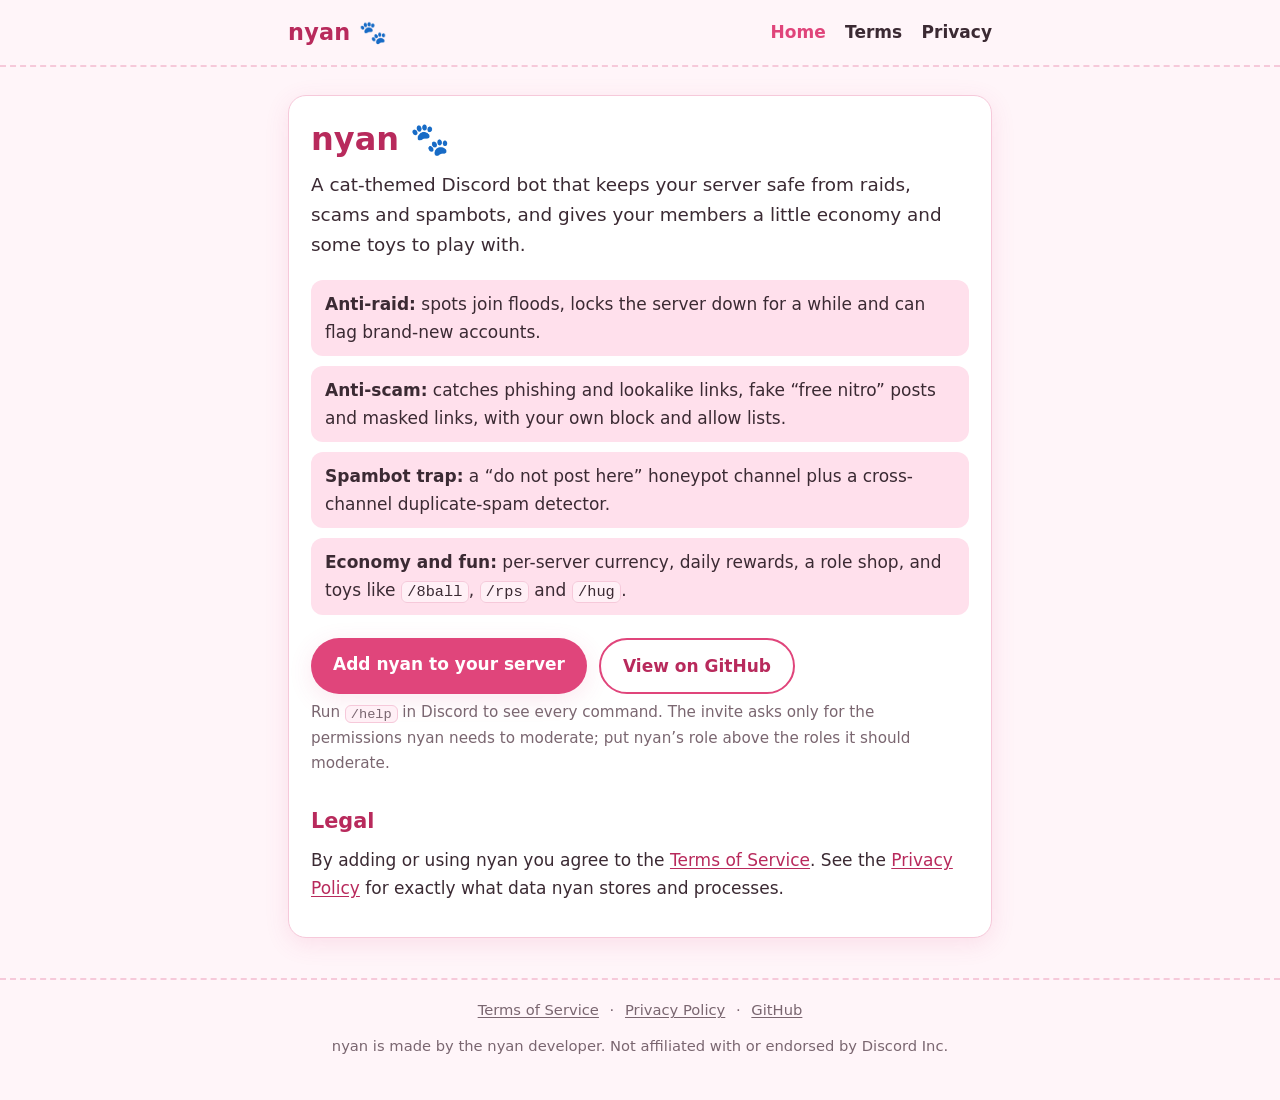
<file: docs/index.html>
<!doctype html>
<html lang="en">
<head>
<meta charset="utf-8">
<meta name="viewport" content="width=device-width, initial-scale=1">
<title>nyan - a cat-themed Discord bot</title>
<meta name="description" content="nyan is a cat-themed Discord bot with server protection (anti-raid, anti-scam, spambot trap) and a fun per-server economy.">
<meta name="color-scheme" content="light dark">
<link rel="stylesheet" href="style.css">
</head>
<body>
<header class="site">
  <div class="wrap">
    <a class="brand" href="index.html">nyan &#128062;</a>
    <nav class="site" aria-label="Main">
      <a href="index.html" aria-current="page">Home</a>
      <a href="terms.html">Terms</a>
      <a href="privacy.html">Privacy</a>
    </nav>
  </div>
</header>
<main>
<div class="wrap">
<div class="card">
<h1>nyan &#128062;</h1>
<p class="lead">A cat-themed Discord bot that keeps your server safe from raids, scams and spambots, and gives your members a little economy and some toys to play with.</p>
<ul class="features">
  <li><strong>Anti-raid:</strong> spots join floods, locks the server down for a while and can flag brand-new accounts.</li>
  <li><strong>Anti-scam:</strong> catches phishing and lookalike links, fake &ldquo;free nitro&rdquo; posts and masked links, with your own block and allow lists.</li>
  <li><strong>Spambot trap:</strong> a &ldquo;do not post here&rdquo; honeypot channel plus a cross-channel duplicate-spam detector.</li>
  <li><strong>Economy and fun:</strong> per-server currency, daily rewards, a role shop, and toys like <code>/8ball</code>, <code>/rps</code> and <code>/hug</code>.</li>
</ul>
<div class="actions">
  <a class="button" href="https://discord.com/oauth2/authorize?client_id=1559417160596725830&amp;scope=bot+applications.commands&amp;permissions=1099780156438">Add nyan to your server</a>
  <a class="button secondary" href="https://github.com/pika-botinok223/nyan">View on GitHub</a>
</div>
<p class="meta">Run <code>/help</code> in Discord to see every command. The invite asks only for the permissions nyan needs to moderate; put nyan&rsquo;s role above the roles it should moderate.</p>
<h2>Legal</h2>
<p>By adding or using nyan you agree to the <a href="terms.html">Terms of Service</a>. See the <a href="privacy.html">Privacy Policy</a> for exactly what data nyan stores and processes.</p>
</div>
</div>
</main>
<footer class="site">
  <div class="wrap">
    <a href="terms.html">Terms of Service</a> &middot; <a href="privacy.html">Privacy Policy</a> &middot;
    <a href="https://github.com/pika-botinok223/nyan">GitHub</a>
    <p>nyan is made by the nyan developer. Not affiliated with or endorsed by Discord Inc.</p>
  </div>
</footer>
</body>
</html>
</file>
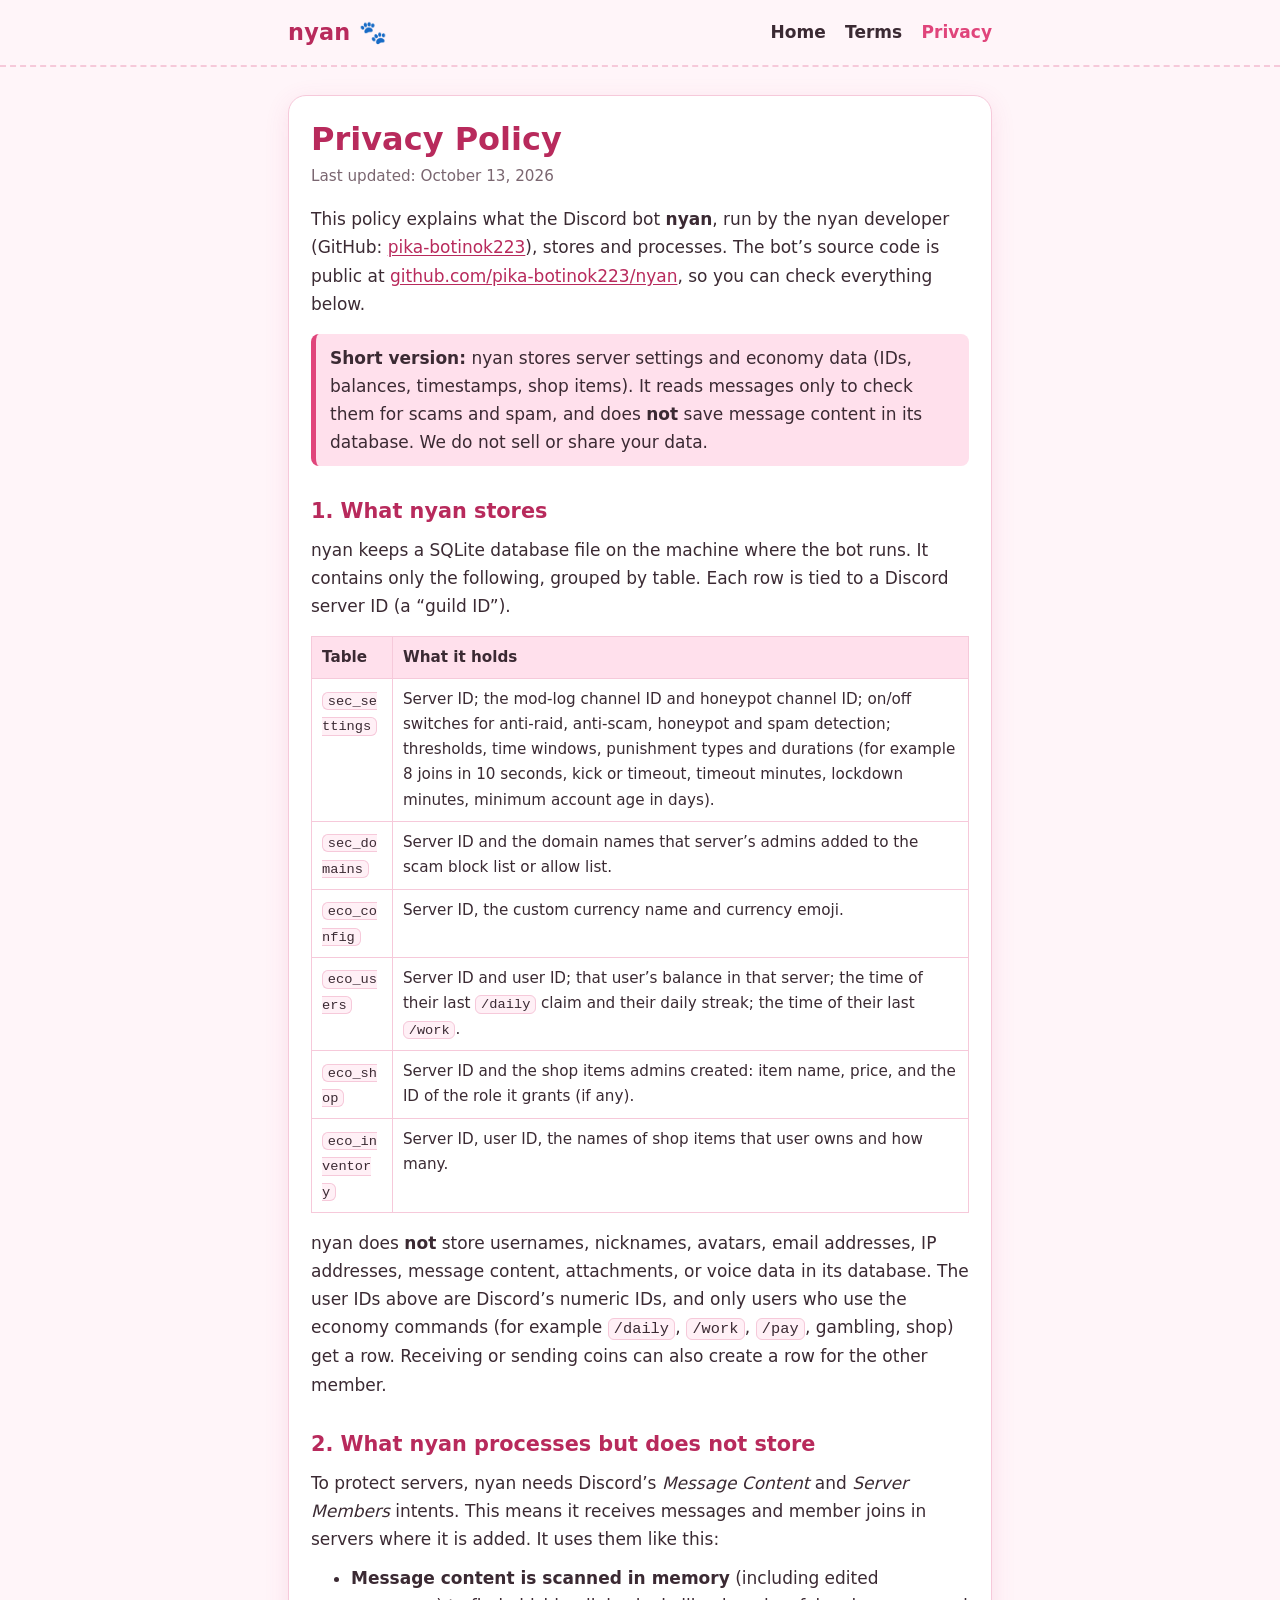
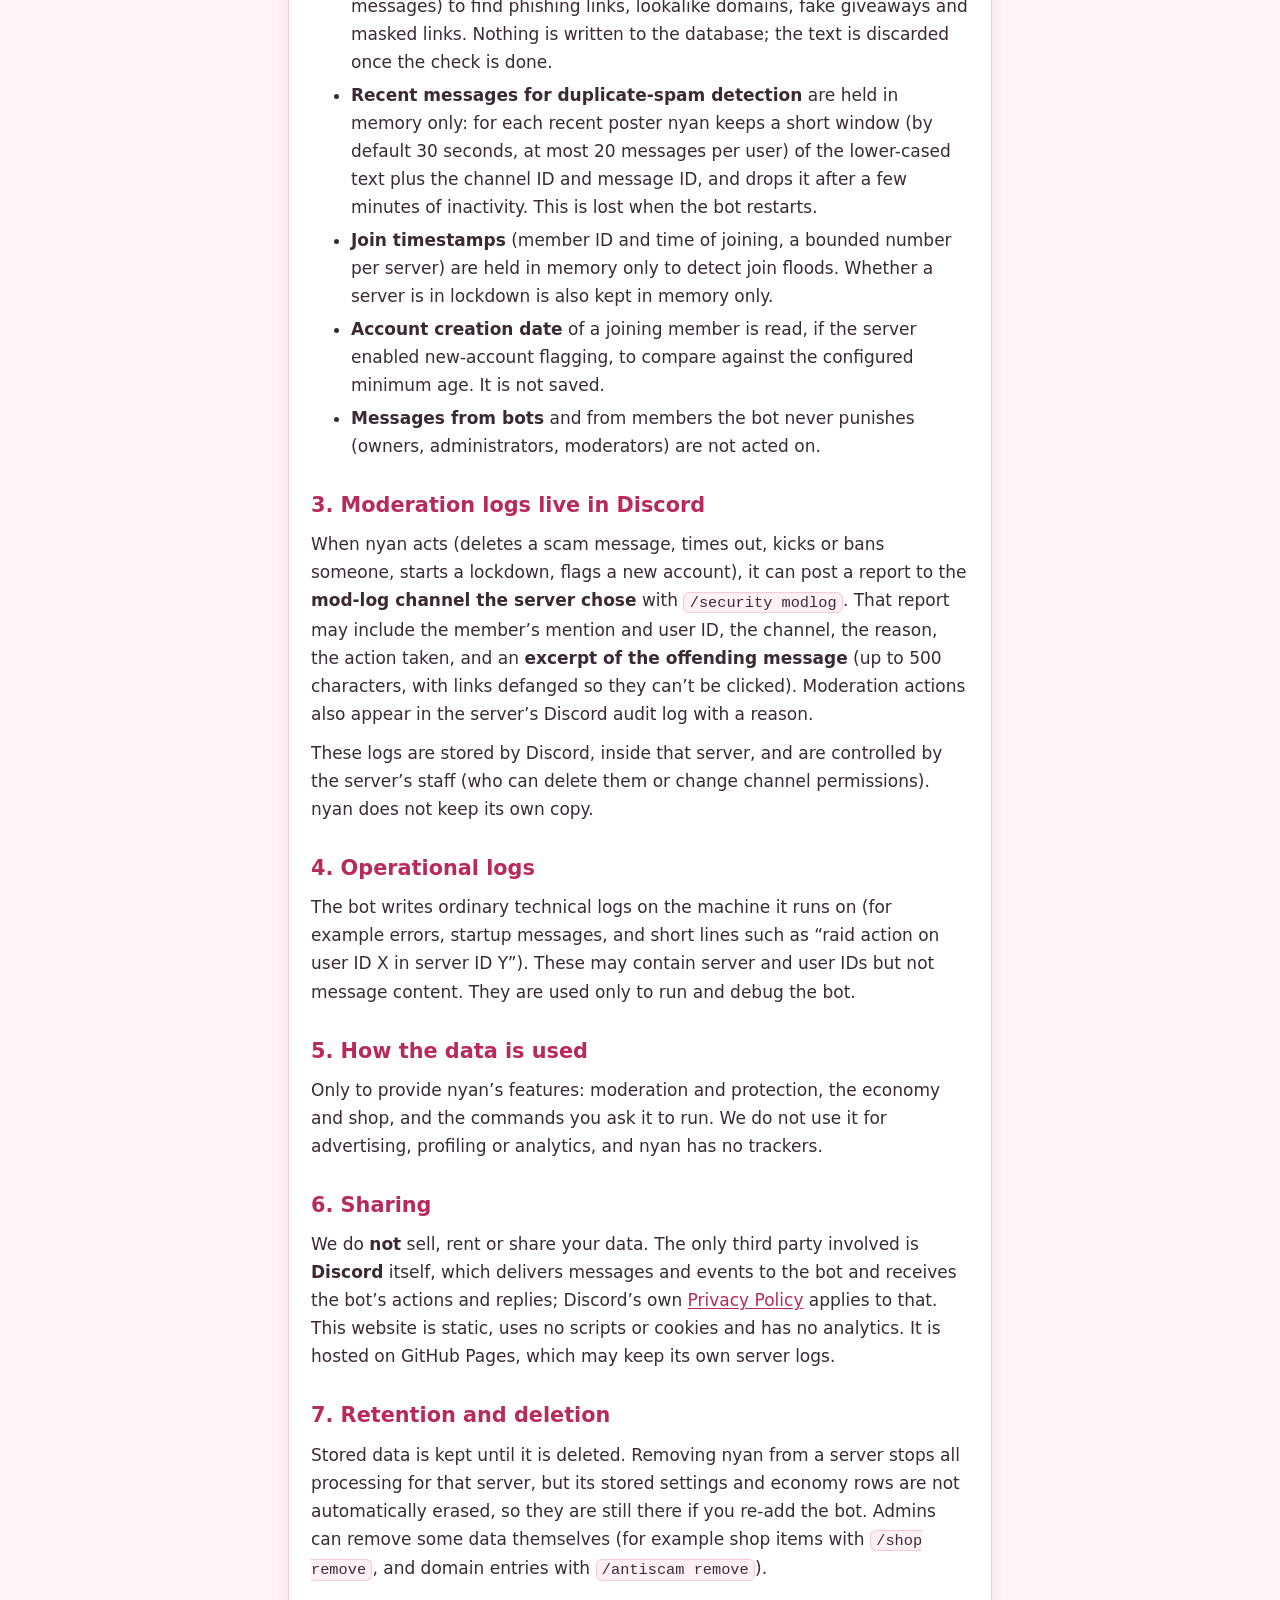
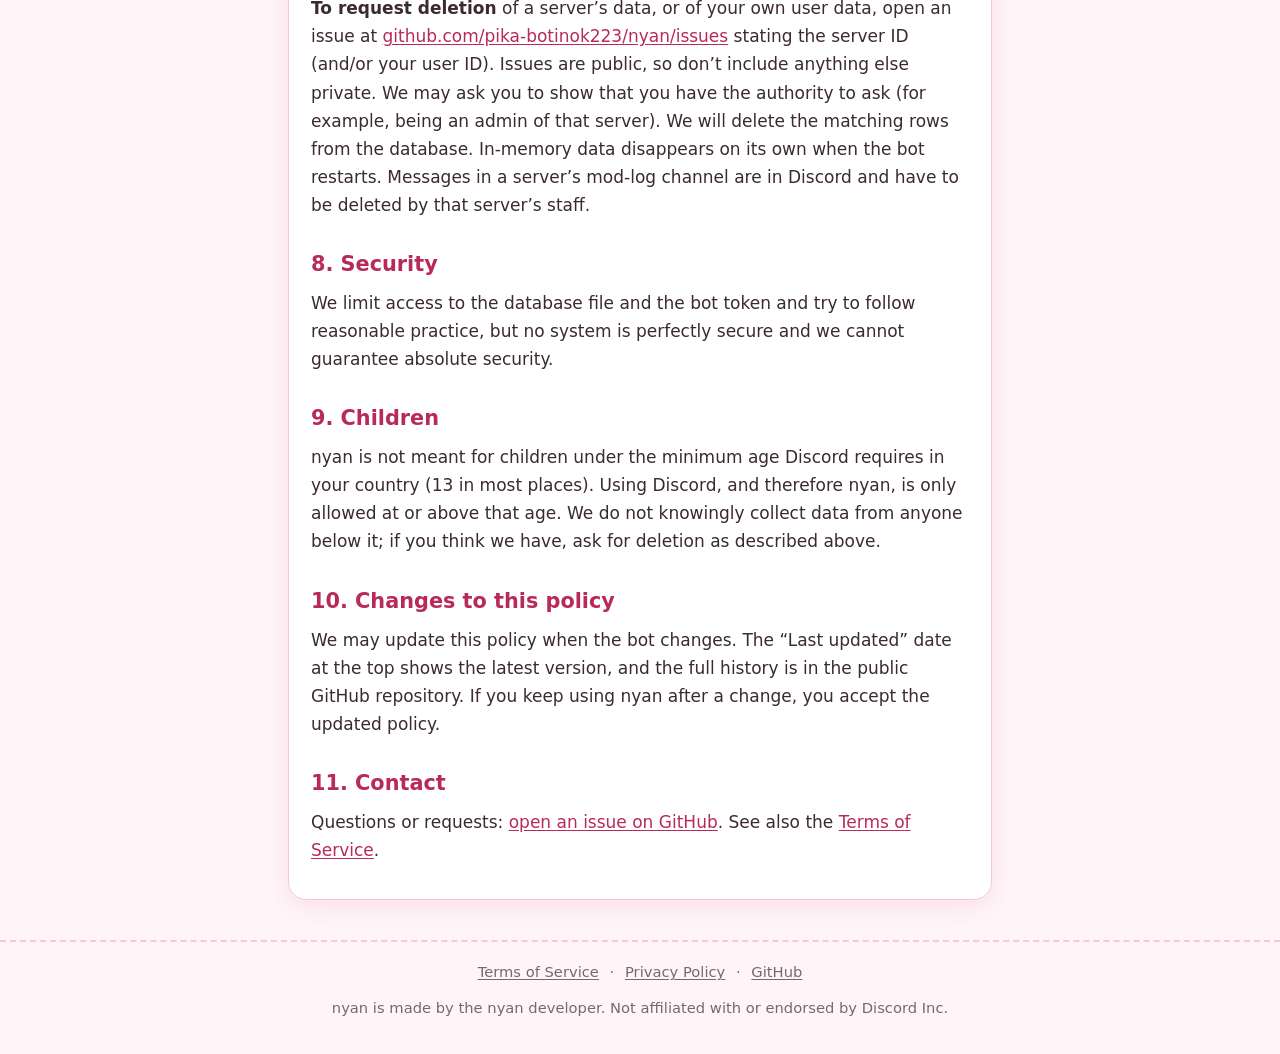
<file: docs/privacy.html>
<!doctype html>
<html lang="en">
<head>
<meta charset="utf-8">
<meta name="viewport" content="width=device-width, initial-scale=1">
<title>nyan - Privacy Policy</title>
<meta name="description" content="Privacy Policy for the nyan Discord bot: exactly what data is stored and what is only processed in memory.">
<meta name="color-scheme" content="light dark">
<link rel="stylesheet" href="style.css">
</head>
<body>
<header class="site">
  <div class="wrap">
    <a class="brand" href="index.html">nyan &#128062;</a>
    <nav class="site" aria-label="Main">
      <a href="index.html">Home</a>
      <a href="terms.html">Terms</a>
      <a href="privacy.html" aria-current="page">Privacy</a>
    </nav>
  </div>
</header>
<main>
<div class="wrap">
<div class="card">
<h1>Privacy Policy</h1>
<p class="meta">Last updated: October 13, 2026</p>
<p>This policy explains what the Discord bot <strong>nyan</strong>, run by the nyan developer (GitHub: <a href="https://github.com/pika-botinok223">pika-botinok223</a>), stores and processes. The bot&rsquo;s source code is public at <a href="https://github.com/pika-botinok223/nyan">github.com/pika-botinok223/nyan</a>, so you can check everything below.</p>

<div class="note"><strong>Short version:</strong> nyan stores server settings and economy data (IDs, balances, timestamps, shop items). It reads messages only to check them for scams and spam, and does <strong>not</strong> save message content in its database. We do not sell or share your data.</div>

<h2>1. What nyan stores</h2>
<p>nyan keeps a SQLite database file on the machine where the bot runs. It contains only the following, grouped by table. Each row is tied to a Discord server ID (a &ldquo;guild ID&rdquo;).</p>
<div class="table-scroll">
<table>
  <thead><tr><th>Table</th><th>What it holds</th></tr></thead>
  <tbody>
    <tr><td><code>sec_settings</code></td><td>Server ID; the mod-log channel ID and honeypot channel ID; on/off switches for anti-raid, anti-scam, honeypot and spam detection; thresholds, time windows, punishment types and durations (for example 8 joins in 10 seconds, kick or timeout, timeout minutes, lockdown minutes, minimum account age in days).</td></tr>
    <tr><td><code>sec_domains</code></td><td>Server ID and the domain names that server&rsquo;s admins added to the scam block list or allow list.</td></tr>
    <tr><td><code>eco_config</code></td><td>Server ID, the custom currency name and currency emoji.</td></tr>
    <tr><td><code>eco_users</code></td><td>Server ID and user ID; that user&rsquo;s balance in that server; the time of their last <code>/daily</code> claim and their daily streak; the time of their last <code>/work</code>.</td></tr>
    <tr><td><code>eco_shop</code></td><td>Server ID and the shop items admins created: item name, price, and the ID of the role it grants (if any).</td></tr>
    <tr><td><code>eco_inventory</code></td><td>Server ID, user ID, the names of shop items that user owns and how many.</td></tr>
  </tbody>
</table>
</div>
<p>nyan does <strong>not</strong> store usernames, nicknames, avatars, email addresses, IP addresses, message content, attachments, or voice data in its database. The user IDs above are Discord&rsquo;s numeric IDs, and only users who use the economy commands (for example <code>/daily</code>, <code>/work</code>, <code>/pay</code>, gambling, shop) get a row. Receiving or sending coins can also create a row for the other member.</p>

<h2>2. What nyan processes but does not store</h2>
<p>To protect servers, nyan needs Discord&rsquo;s <em>Message Content</em> and <em>Server Members</em> intents. This means it receives messages and member joins in servers where it is added. It uses them like this:</p>
<ul>
  <li><strong>Message content is scanned in memory</strong> (including edited messages) to find phishing links, lookalike domains, fake giveaways and masked links. Nothing is written to the database; the text is discarded once the check is done.</li>
  <li><strong>Recent messages for duplicate-spam detection</strong> are held in memory only: for each recent poster nyan keeps a short window (by default 30 seconds, at most 20 messages per user) of the lower-cased text plus the channel ID and message ID, and drops it after a few minutes of inactivity. This is lost when the bot restarts.</li>
  <li><strong>Join timestamps</strong> (member ID and time of joining, a bounded number per server) are held in memory only to detect join floods. Whether a server is in lockdown is also kept in memory only.</li>
  <li><strong>Account creation date</strong> of a joining member is read, if the server enabled new-account flagging, to compare against the configured minimum age. It is not saved.</li>
  <li><strong>Messages from bots</strong> and from members the bot never punishes (owners, administrators, moderators) are not acted on.</li>
</ul>

<h2>3. Moderation logs live in Discord</h2>
<p>When nyan acts (deletes a scam message, times out, kicks or bans someone, starts a lockdown, flags a new account), it can post a report to the <strong>mod-log channel the server chose</strong> with <code>/security modlog</code>. That report may include the member&rsquo;s mention and user ID, the channel, the reason, the action taken, and an <strong>excerpt of the offending message</strong> (up to 500 characters, with links defanged so they can&rsquo;t be clicked). Moderation actions also appear in the server&rsquo;s Discord audit log with a reason.</p>
<p>These logs are stored by Discord, inside that server, and are controlled by the server&rsquo;s staff (who can delete them or change channel permissions). nyan does not keep its own copy.</p>

<h2>4. Operational logs</h2>
<p>The bot writes ordinary technical logs on the machine it runs on (for example errors, startup messages, and short lines such as &ldquo;raid action on user ID X in server ID Y&rdquo;). These may contain server and user IDs but not message content. They are used only to run and debug the bot.</p>

<h2>5. How the data is used</h2>
<p>Only to provide nyan&rsquo;s features: moderation and protection, the economy and shop, and the commands you ask it to run. We do not use it for advertising, profiling or analytics, and nyan has no trackers.</p>

<h2>6. Sharing</h2>
<p>We do <strong>not</strong> sell, rent or share your data. The only third party involved is <strong>Discord</strong> itself, which delivers messages and events to the bot and receives the bot&rsquo;s actions and replies; Discord&rsquo;s own <a href="https://discord.com/privacy">Privacy Policy</a> applies to that. This website is static, uses no scripts or cookies and has no analytics. It is hosted on GitHub Pages, which may keep its own server logs.</p>

<h2>7. Retention and deletion</h2>
<p>Stored data is kept until it is deleted. Removing nyan from a server stops all processing for that server, but its stored settings and economy rows are not automatically erased, so they are still there if you re-add the bot. Admins can remove some data themselves (for example shop items with <code>/shop remove</code>, and domain entries with <code>/antiscam remove</code>).</p>
<p><strong>To request deletion</strong> of a server&rsquo;s data, or of your own user data, open an issue at <a href="https://github.com/pika-botinok223/nyan/issues">github.com/pika-botinok223/nyan/issues</a> stating the server ID (and/or your user ID). Issues are public, so don&rsquo;t include anything else private. We may ask you to show that you have the authority to ask (for example, being an admin of that server). We will delete the matching rows from the database. In-memory data disappears on its own when the bot restarts. Messages in a server&rsquo;s mod-log channel are in Discord and have to be deleted by that server&rsquo;s staff.</p>

<h2>8. Security</h2>
<p>We limit access to the database file and the bot token and try to follow reasonable practice, but no system is perfectly secure and we cannot guarantee absolute security.</p>

<h2>9. Children</h2>
<p>nyan is not meant for children under the minimum age Discord requires in your country (13 in most places). Using Discord, and therefore nyan, is only allowed at or above that age. We do not knowingly collect data from anyone below it; if you think we have, ask for deletion as described above.</p>

<h2>10. Changes to this policy</h2>
<p>We may update this policy when the bot changes. The &ldquo;Last updated&rdquo; date at the top shows the latest version, and the full history is in the public GitHub repository. If you keep using nyan after a change, you accept the updated policy.</p>

<h2>11. Contact</h2>
<p>Questions or requests: <a href="https://github.com/pika-botinok223/nyan/issues">open an issue on GitHub</a>. See also the <a href="terms.html">Terms of Service</a>.</p>
</div>
</div>
</main>
<footer class="site">
  <div class="wrap">
    <a href="terms.html">Terms of Service</a> &middot; <a href="privacy.html">Privacy Policy</a> &middot;
    <a href="https://github.com/pika-botinok223/nyan">GitHub</a>
    <p>nyan is made by the nyan developer. Not affiliated with or endorsed by Discord Inc.</p>
  </div>
</footer>
</body>
</html>
</file>
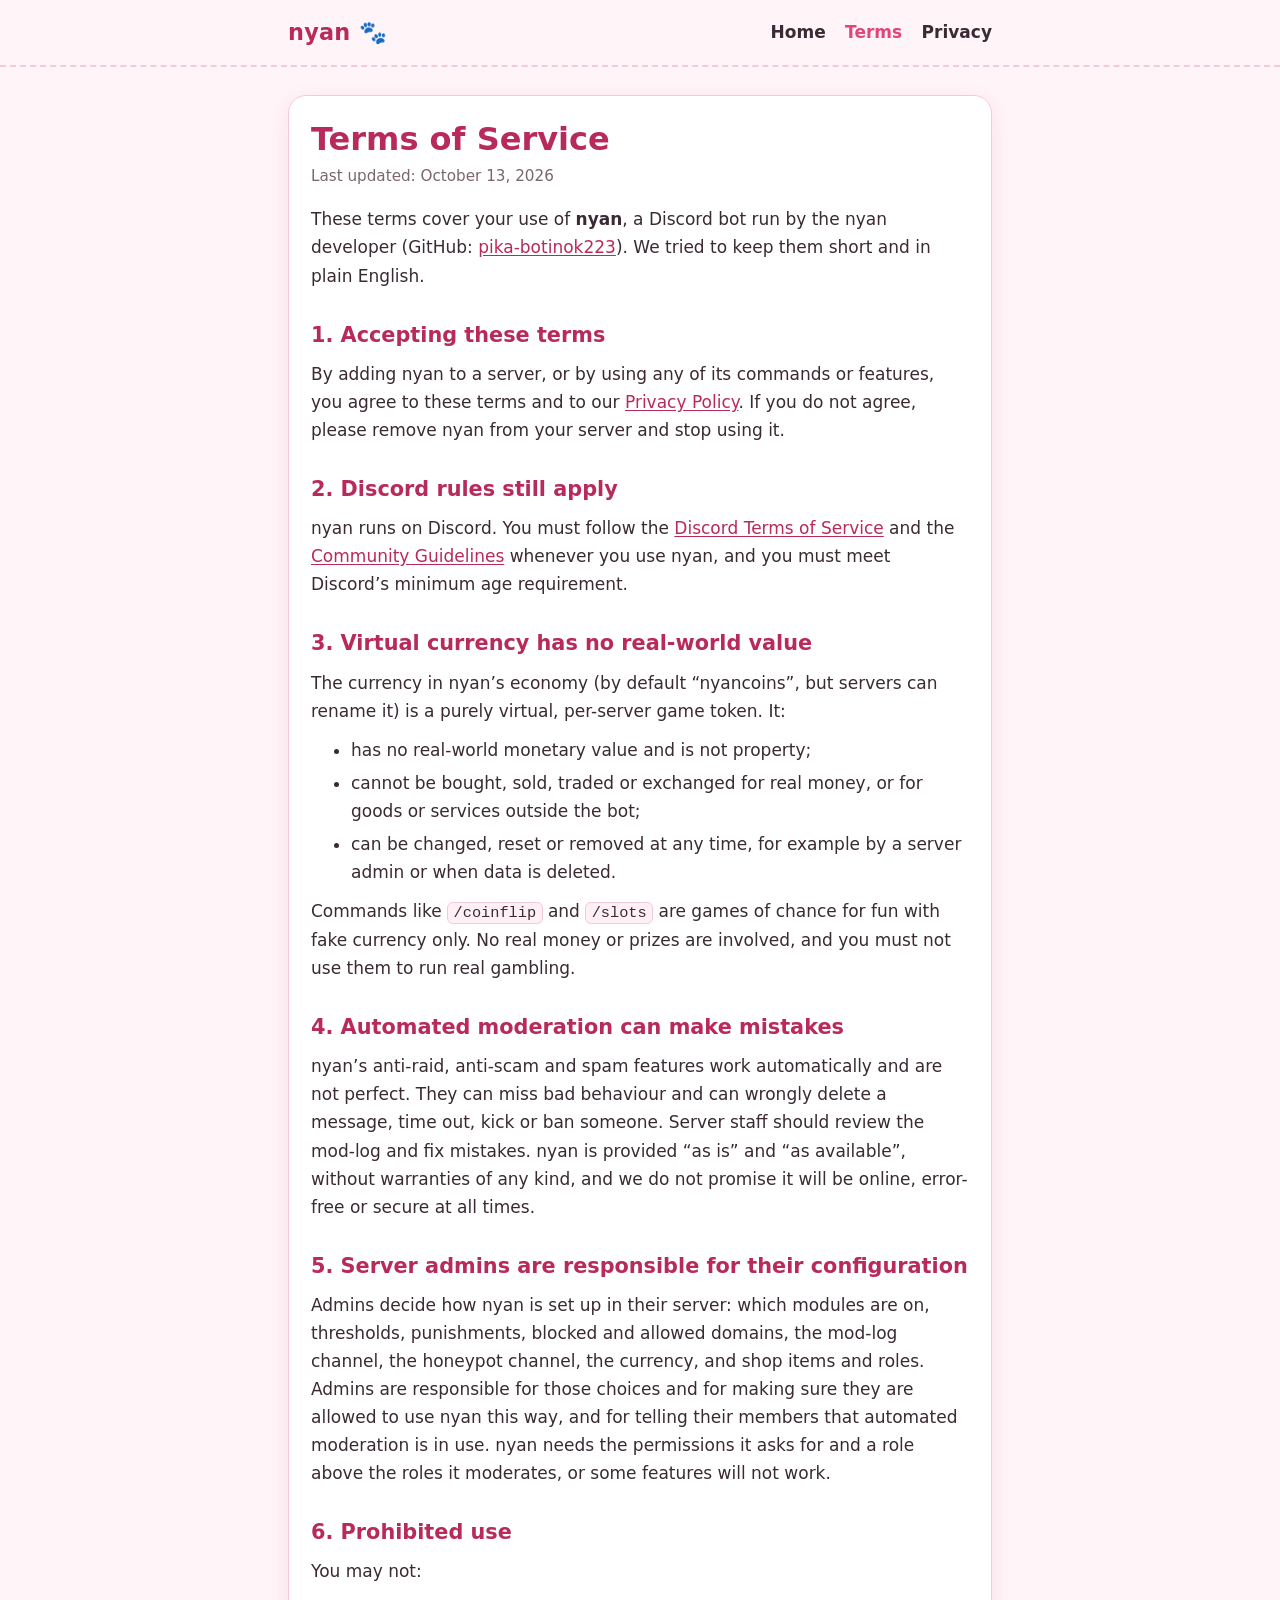
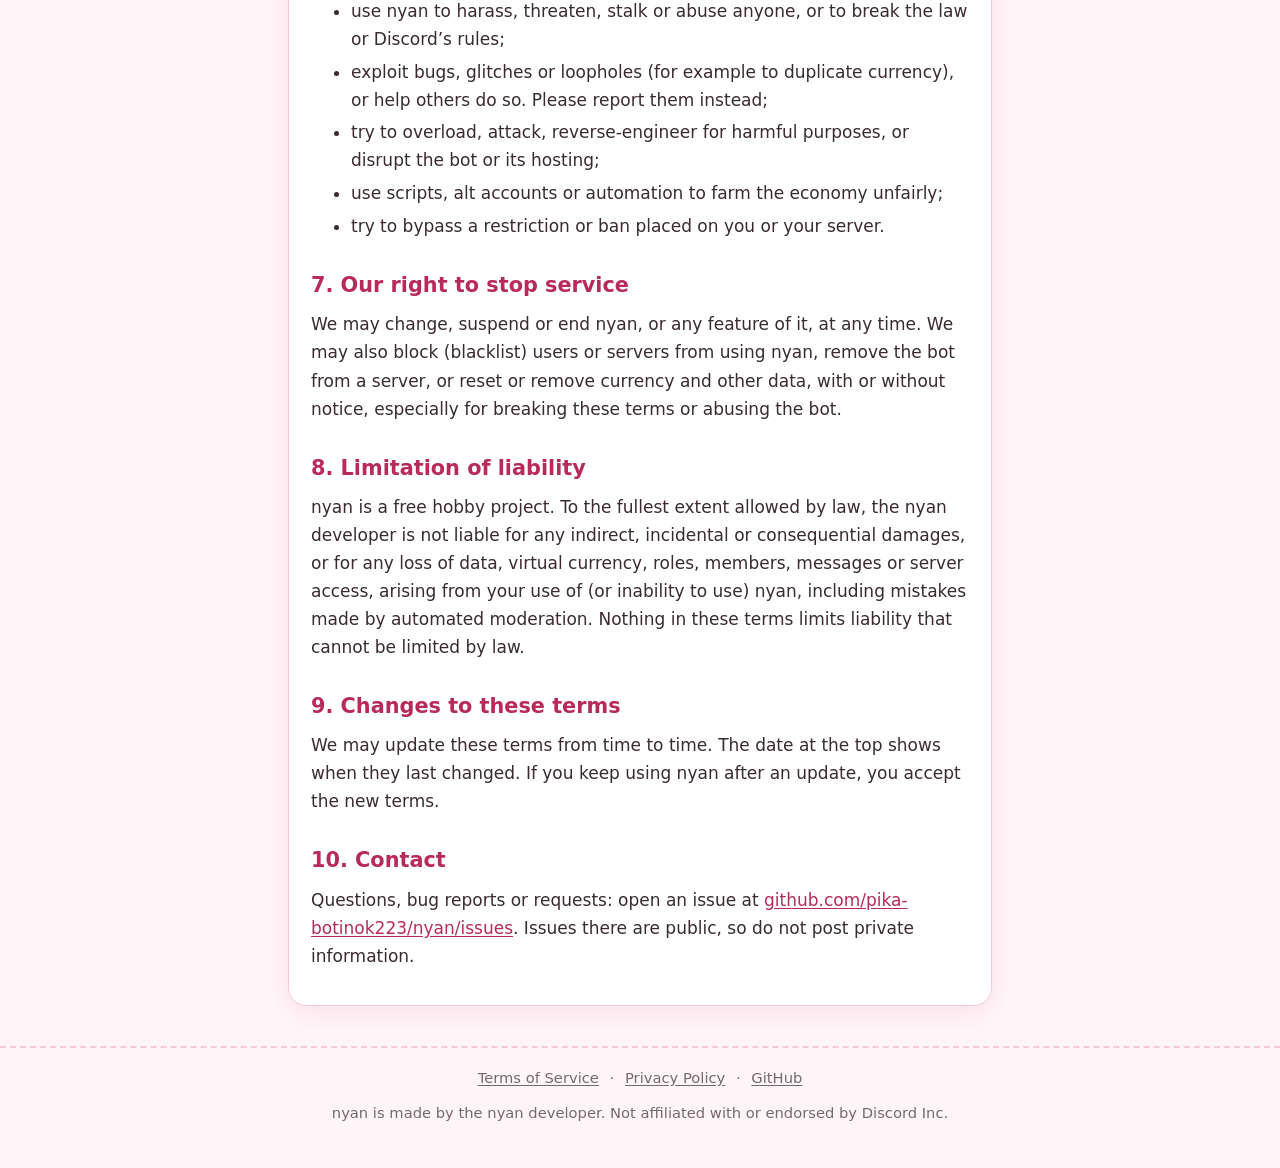
<file: docs/terms.html>
<!doctype html>
<html lang="en">
<head>
<meta charset="utf-8">
<meta name="viewport" content="width=device-width, initial-scale=1">
<title>nyan - Terms of Service</title>
<meta name="description" content="Terms of Service for the nyan Discord bot.">
<meta name="color-scheme" content="light dark">
<link rel="stylesheet" href="style.css">
</head>
<body>
<header class="site">
  <div class="wrap">
    <a class="brand" href="index.html">nyan &#128062;</a>
    <nav class="site" aria-label="Main">
      <a href="index.html">Home</a>
      <a href="terms.html" aria-current="page">Terms</a>
      <a href="privacy.html">Privacy</a>
    </nav>
  </div>
</header>
<main>
<div class="wrap">
<div class="card">
<h1>Terms of Service</h1>
<p class="meta">Last updated: October 13, 2026</p>
<p>These terms cover your use of <strong>nyan</strong>, a Discord bot run by the nyan developer (GitHub: <a href="https://github.com/pika-botinok223">pika-botinok223</a>). We tried to keep them short and in plain English.</p>

<h2>1. Accepting these terms</h2>
<p>By adding nyan to a server, or by using any of its commands or features, you agree to these terms and to our <a href="privacy.html">Privacy Policy</a>. If you do not agree, please remove nyan from your server and stop using it.</p>

<h2>2. Discord rules still apply</h2>
<p>nyan runs on Discord. You must follow the <a href="https://discord.com/terms">Discord Terms of Service</a> and the <a href="https://discord.com/guidelines">Community Guidelines</a> whenever you use nyan, and you must meet Discord&rsquo;s minimum age requirement.</p>

<h2>3. Virtual currency has no real-world value</h2>
<p>The currency in nyan&rsquo;s economy (by default &ldquo;nyancoins&rdquo;, but servers can rename it) is a purely virtual, per-server game token. It:</p>
<ul>
  <li>has no real-world monetary value and is not property;</li>
  <li>cannot be bought, sold, traded or exchanged for real money, or for goods or services outside the bot;</li>
  <li>can be changed, reset or removed at any time, for example by a server admin or when data is deleted.</li>
</ul>
<p>Commands like <code>/coinflip</code> and <code>/slots</code> are games of chance for fun with fake currency only. No real money or prizes are involved, and you must not use them to run real gambling.</p>

<h2>4. Automated moderation can make mistakes</h2>
<p>nyan&rsquo;s anti-raid, anti-scam and spam features work automatically and are not perfect. They can miss bad behaviour and can wrongly delete a message, time out, kick or ban someone. Server staff should review the mod-log and fix mistakes. nyan is provided &ldquo;as is&rdquo; and &ldquo;as available&rdquo;, without warranties of any kind, and we do not promise it will be online, error-free or secure at all times.</p>

<h2>5. Server admins are responsible for their configuration</h2>
<p>Admins decide how nyan is set up in their server: which modules are on, thresholds, punishments, blocked and allowed domains, the mod-log channel, the honeypot channel, the currency, and shop items and roles. Admins are responsible for those choices and for making sure they are allowed to use nyan this way, and for telling their members that automated moderation is in use. nyan needs the permissions it asks for and a role above the roles it moderates, or some features will not work.</p>

<h2>6. Prohibited use</h2>
<p>You may not:</p>
<ul>
  <li>use nyan to harass, threaten, stalk or abuse anyone, or to break the law or Discord&rsquo;s rules;</li>
  <li>exploit bugs, glitches or loopholes (for example to duplicate currency), or help others do so. Please report them instead;</li>
  <li>try to overload, attack, reverse-engineer for harmful purposes, or disrupt the bot or its hosting;</li>
  <li>use scripts, alt accounts or automation to farm the economy unfairly;</li>
  <li>try to bypass a restriction or ban placed on you or your server.</li>
</ul>

<h2>7. Our right to stop service</h2>
<p>We may change, suspend or end nyan, or any feature of it, at any time. We may also block (blacklist) users or servers from using nyan, remove the bot from a server, or reset or remove currency and other data, with or without notice, especially for breaking these terms or abusing the bot.</p>

<h2>8. Limitation of liability</h2>
<p>nyan is a free hobby project. To the fullest extent allowed by law, the nyan developer is not liable for any indirect, incidental or consequential damages, or for any loss of data, virtual currency, roles, members, messages or server access, arising from your use of (or inability to use) nyan, including mistakes made by automated moderation. Nothing in these terms limits liability that cannot be limited by law.</p>

<h2>9. Changes to these terms</h2>
<p>We may update these terms from time to time. The date at the top shows when they last changed. If you keep using nyan after an update, you accept the new terms.</p>

<h2>10. Contact</h2>
<p>Questions, bug reports or requests: open an issue at <a href="https://github.com/pika-botinok223/nyan/issues">github.com/pika-botinok223/nyan/issues</a>. Issues there are public, so do not post private information.</p>
</div>
</div>
</main>
<footer class="site">
  <div class="wrap">
    <a href="terms.html">Terms of Service</a> &middot; <a href="privacy.html">Privacy Policy</a> &middot;
    <a href="https://github.com/pika-botinok223/nyan">GitHub</a>
    <p>nyan is made by the nyan developer. Not affiliated with or endorsed by Discord Inc.</p>
  </div>
</footer>
</body>
</html>
</file>
<file: docs/style.css>
:root {
  --bg: #fff5f9;
  --surface: #ffffff;
  --text: #3b2a33;
  --muted: #7a6670;
  --accent: #e0457b;
  --accent-strong: #b82a5c;
  --accent-soft: #ffe0ec;
  --border: #f6c9da;
  --code-bg: #fff0f6;
  --shadow: 0 6px 24px rgba(224, 69, 123, 0.12);
  color-scheme: light;
}

@media (prefers-color-scheme: dark) {
  :root {
    --bg: #1c1419;
    --surface: #271b22;
    --text: #f5e6ed;
    --muted: #b99ba9;
    --accent: #ff7aa8;
    --accent-strong: #ff9fc0;
    --accent-soft: #3a2230;
    --border: #4a2e3c;
    --code-bg: #33212b;
    --shadow: 0 6px 24px rgba(0, 0, 0, 0.4);
    color-scheme: dark;
  }
}

* { box-sizing: border-box; }

html { -webkit-text-size-adjust: 100%; }

body {
  margin: 0;
  background: var(--bg);
  color: var(--text);
  font-family: system-ui, -apple-system, "Segoe UI", Roboto, "Helvetica Neue", Arial, sans-serif;
  font-size: 1.0625rem;
  line-height: 1.65;
}

.wrap {
  max-width: 46rem;
  margin: 0 auto;
  padding: 0 16px;
}

header.site {
  border-bottom: 2px dashed var(--border);
  padding: 14px 0;
}

header.site .wrap {
  display: flex;
  flex-wrap: wrap;
  align-items: center;
  justify-content: space-between;
  gap: 8px 16px;
}

.brand {
  font-size: 1.4rem;
  font-weight: 800;
  color: var(--accent-strong);
  text-decoration: none;
  letter-spacing: 0.01em;
}

nav.site a {
  margin-left: 14px;
  color: var(--text);
  text-decoration: none;
  font-weight: 600;
}

nav.site a:first-child { margin-left: 0; }
nav.site a:hover, nav.site a[aria-current="page"] { color: var(--accent); }

main { padding: 28px 0 40px; }

.card {
  background: var(--surface);
  border: 1px solid var(--border);
  border-radius: 18px;
  box-shadow: var(--shadow);
  padding: 24px 22px;
}

h1 {
  margin: 0 0 6px;
  font-size: 2rem;
  line-height: 1.2;
  color: var(--accent-strong);
}

h2 {
  margin: 2rem 0 0.5rem;
  font-size: 1.3rem;
  line-height: 1.3;
  color: var(--accent-strong);
}

h3 { margin: 1.4rem 0 0.3rem; font-size: 1.05rem; }

p, ul, ol { margin: 0.7rem 0; }
li { margin: 0.3rem 0; }

a { color: var(--accent-strong); text-underline-offset: 2px; }
a:hover { color: var(--accent); }
a:focus-visible, .button:focus-visible {
  outline: 3px solid var(--accent);
  outline-offset: 2px;
  border-radius: 6px;
}

.meta { color: var(--muted); font-size: 0.95rem; margin: 0 0 1rem; }

.lead { font-size: 1.15rem; }

code {
  background: var(--code-bg);
  border: 1px solid var(--border);
  border-radius: 6px;
  padding: 0.05em 0.35em;
  font-family: ui-monospace, SFMono-Regular, Menlo, Consolas, monospace;
  font-size: 0.9em;
  overflow-wrap: anywhere;
}

.note {
  background: var(--accent-soft);
  border-left: 5px solid var(--accent);
  border-radius: 8px;
  padding: 10px 14px;
  margin: 1rem 0;
}

.button {
  display: inline-block;
  background: var(--accent);
  color: #fff;
  font-weight: 700;
  text-decoration: none;
  padding: 12px 22px;
  border-radius: 999px;
  box-shadow: var(--shadow);
}

.button:hover { background: var(--accent-strong); color: #fff; }

@media (prefers-color-scheme: dark) {
  .button { color: #2a0f1b; }
  .button:hover { color: #2a0f1b; }
}

.actions { display: flex; flex-wrap: wrap; gap: 12px; margin: 1.4rem 0 0.4rem; }

.button.secondary {
  background: transparent;
  color: var(--accent-strong);
  border: 2px solid var(--accent);
  box-shadow: none;
}

.button.secondary:hover { background: var(--accent-soft); color: var(--accent-strong); }

.features { list-style: none; padding: 0; margin: 1.2rem 0; display: grid; gap: 10px; }
.features li {
  margin: 0;
  background: var(--accent-soft);
  border-radius: 12px;
  padding: 10px 14px;
}

.table-scroll { overflow-x: auto; margin: 1rem 0; }

table {
  border-collapse: collapse;
  width: 100%;
  min-width: 30rem;
  font-size: 0.95rem;
}

th, td {
  text-align: left;
  vertical-align: top;
  padding: 8px 10px;
  border: 1px solid var(--border);
}

th { background: var(--accent-soft); }

footer.site {
  border-top: 2px dashed var(--border);
  padding: 18px 0 32px;
  color: var(--muted);
  font-size: 0.92rem;
  text-align: center;
}

footer.site a { color: var(--muted); margin: 0 6px; }
footer.site a:hover { color: var(--accent); }

@media (max-width: 480px) {
  body { font-size: 1rem; }
  h1 { font-size: 1.6rem; }
  .card { padding: 18px 14px; border-radius: 14px; }
  .actions .button { width: 100%; text-align: center; }
}
</file>
